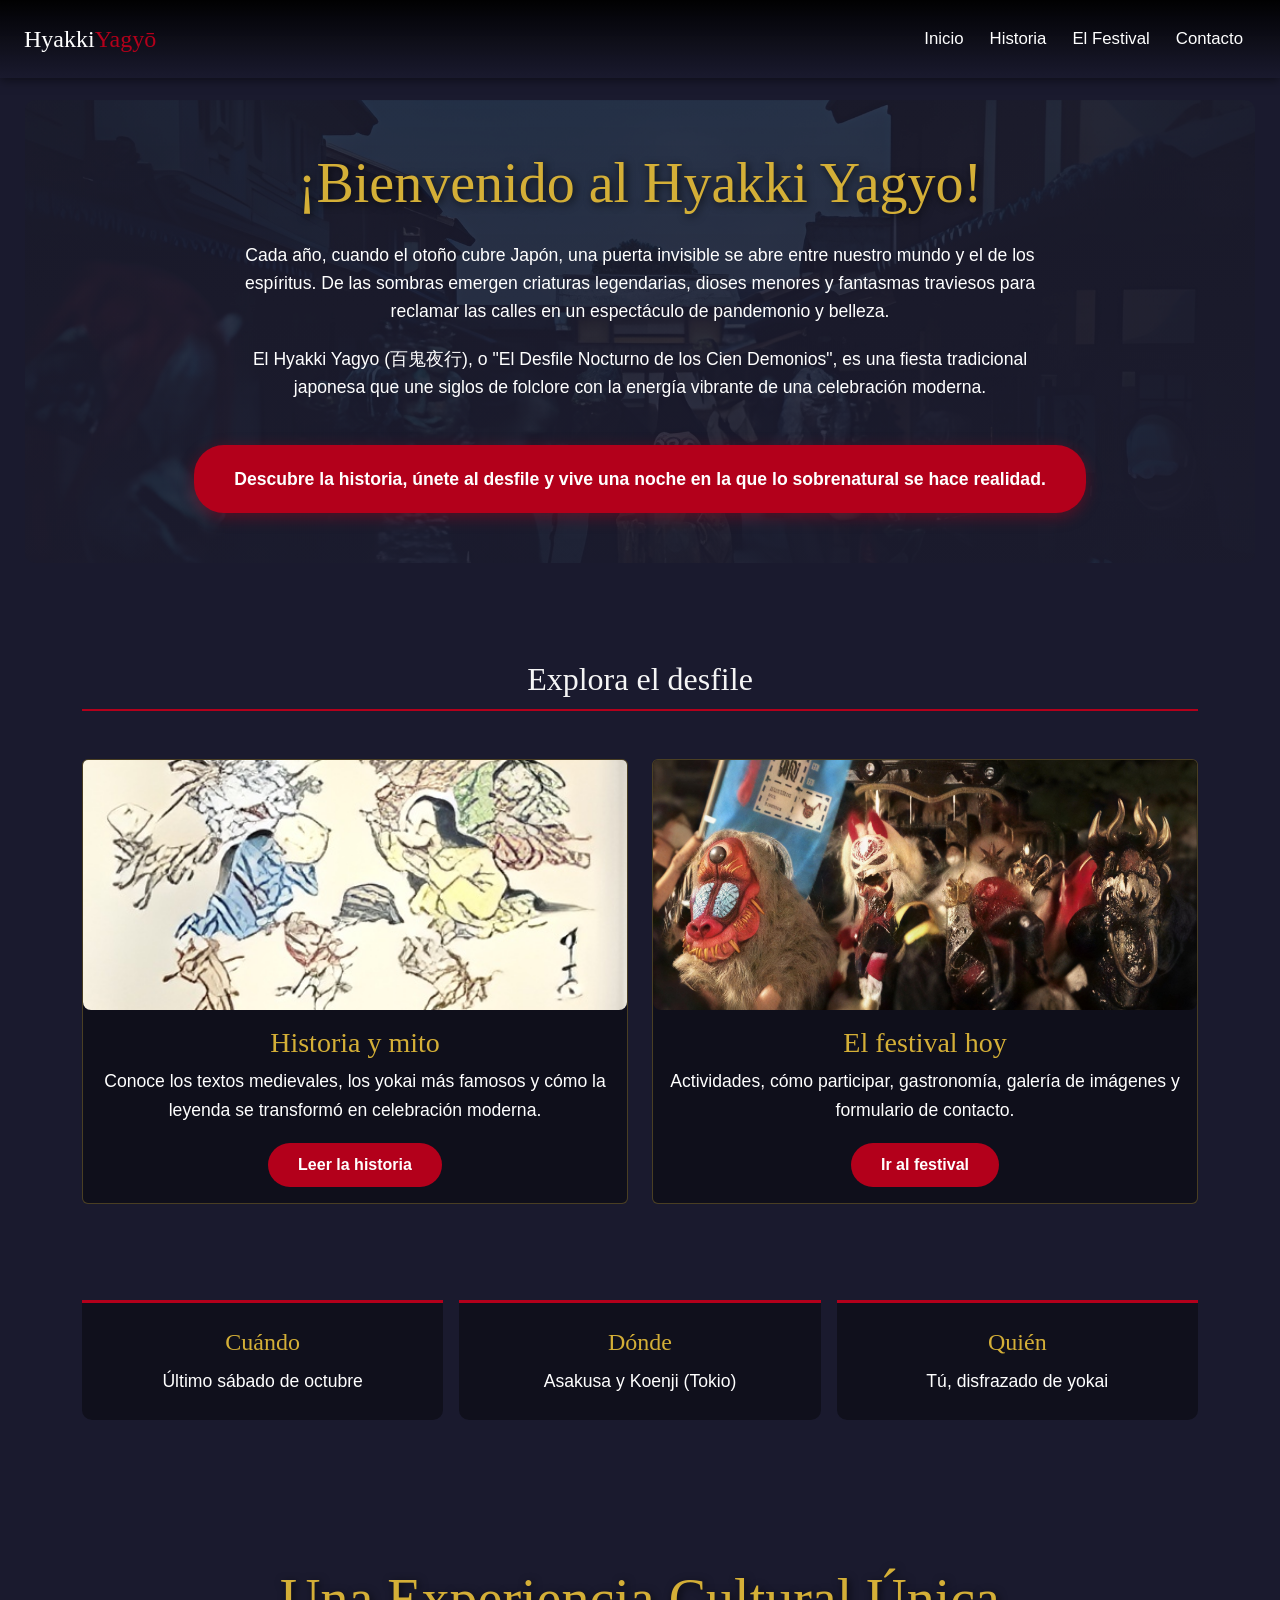
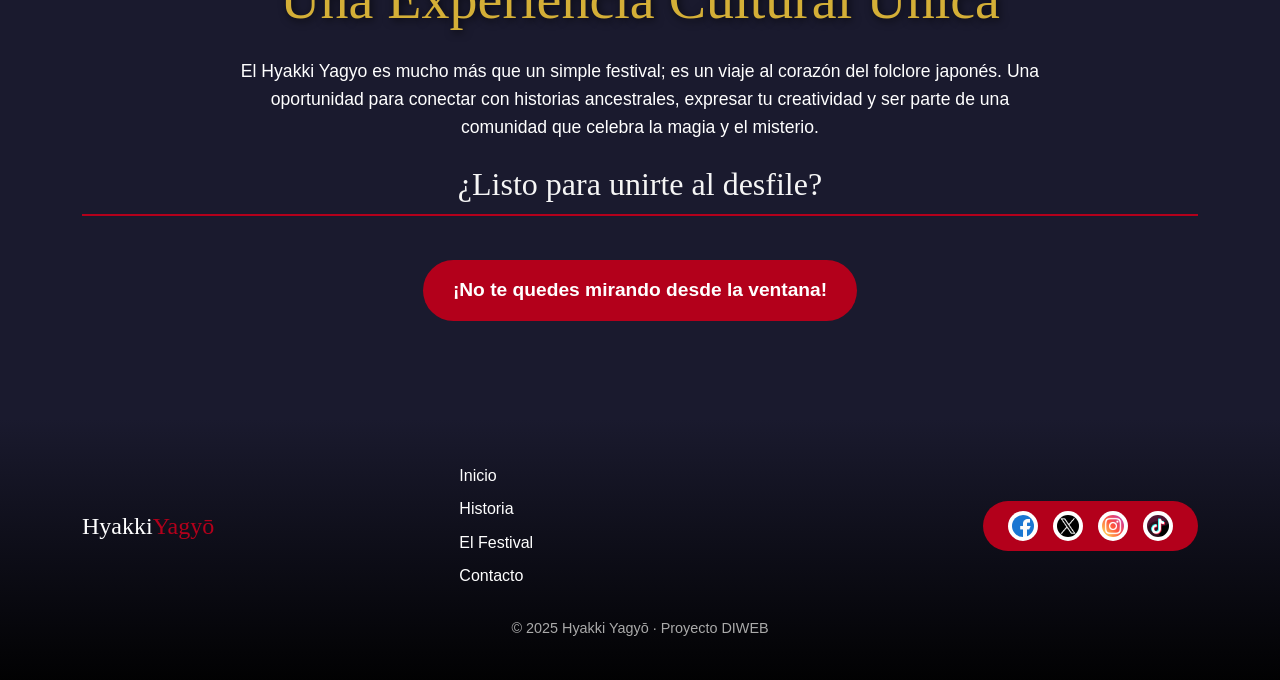
<file: index.html>
<!DOCTYPE html>
<html lang="es">
<head>
    <meta charset="UTF-8">
    <meta name="viewport" content="width=device-width, initial-scale=1.0">
    <title>Hyakki Yagyō - Desfile Nocturno de los Cien Demonios</title>

    <!-- Bootstrap 5 -->
    <link href="https://cdn.jsdelivr.net/npm/bootstrap@5.3.3/dist/css/bootstrap.min.css" rel="stylesheet">

    <!-- mis estilos -->
    <link rel="stylesheet" href="./css/style.css">
</head>
<body>

    <!-- BARRA DE NAVEGACION -->
    <nav class="navbar navbar-expand-lg navbar-dark fixed-top encabezado">
        <div class="container-fluid px-4">

            <a class="navbar-brand logo" href="index.html">Hyakki<span>Yagyō</span></a>

            <button class="navbar-toggler" type="button" data-bs-toggle="collapse" data-bs-target="#menuNav">
                <span class="navbar-toggler-icon"></span>
            </button>

            <div class="collapse navbar-collapse justify-content-end" id="menuNav">
                <ul class="navbar-nav">
                    <li class="nav-item"><a class="nav-link active" href="index.html">Inicio</a></li>
                    <li class="nav-item"><a class="nav-link" href="historia.html">Historia</a></li>
                    <li class="nav-item"><a class="nav-link" href="festival.html">El Festival</a></li>
                    <li class="nav-item"><a class="nav-link" href="festival.html#contacto">Contacto</a></li>
                </ul>
            </div>

        </div>
    </nav>


    <main>

        <!-- HERO / INICIO -->
        <section id="inicio" class="Inicio text-center">
            <div class="container">

                <h1 class="titulo">¡Bienvenido al Hyakki Yagyo!</h1>

                <div class="txt-inicio mx-auto">
                    <p>Cada año, cuando el otoño cubre Japón, una puerta invisible se abre entre nuestro mundo y el de los espíritus. De las sombras emergen criaturas legendarias, dioses menores y fantasmas traviesos para reclamar las calles en un espectáculo de pandemonio y belleza.</p>
                    <p>El Hyakki Yagyo (百鬼夜行), o "El Desfile Nocturno de los Cien Demonios", es una fiesta tradicional japonesa que une siglos de folclore con la energía vibrante de una celebración moderna.</p>
                </div>

                <div class="txt-inicio2 d-inline-block">
                    <p class="mb-0">Descubre la historia, únete al desfile y vive una noche en la que lo sobrenatural se hace realidad.</p>
                </div>
            </div>
        </section>


        <!-- TARJETAS DE ACCESO A LAS OTRAS PAGINAS -->
        <section class="Acceso py-5">
            <div class="container">

                <h2 class="subtitulo">Explora el desfile</h2>

                <div class="row row-cols-1 row-cols-md-2 g-4 mt-3">

                    <div class="col">
                        <div class="card card-portada h-100">
                            <img src="./image/Hyakki_Yako.jpg" class="card-img-top" alt="Historia del Hyakki Yagyo">
                            <div class="card-body text-center">
                                <h3 class="card-title">Historia y mito</h3>
                                <p class="card-text">Conoce los textos medievales, los yokai más famosos y cómo la leyenda se transformó en celebración moderna.</p>
                                <a href="historia.html" class="btn btn-enviar">Leer la historia</a>
                            </div>
                        </div>
                    </div>

                    <div class="col">
                        <div class="card card-portada h-100">
                            <img src="./image/desfile.jpg" class="card-img-top" alt="El festival">
                            <div class="card-body text-center">
                                <h3 class="card-title">El festival hoy</h3>
                                <p class="card-text">Actividades, cómo participar, gastronomía, galería de imágenes y formulario de contacto.</p>
                                <a href="festival.html" class="btn btn-enviar">Ir al festival</a>
                            </div>
                        </div>
                    </div>

                </div>

            </div>
        </section>


        <!-- BANNER DE DATOS RAPIDOS -->
        <section class="Datos py-5">
            <div class="container">
                <div class="row text-center g-3">
                    <div class="col-md-4">
                        <div class="dato-box">
                            <h4>Cuándo</h4>
                            <p class="mb-0">Último sábado de octubre</p>
                        </div>
                    </div>
                    <div class="col-md-4">
                        <div class="dato-box">
                            <h4>Dónde</h4>
                            <p class="mb-0">Asakusa y Koenji (Tokio)</p>
                        </div>
                    </div>
                    <div class="col-md-4">
                        <div class="dato-box">
                            <h4>Quién</h4>
                            <p class="mb-0">Tú, disfrazado de yokai</p>
                        </div>
                    </div>
                </div>
            </div>
        </section>


        <!-- CONCLUSION -->
        <section class="Conclusion py-5 text-center">
            <div class="container">
                <h1 class="titulo">Una Experiencia Cultural Única</h1>

                <div class="txt-Conclusion mx-auto">
                    <p>El Hyakki Yagyo es mucho más que un simple festival; es un viaje al corazón del folclore japonés. Una oportunidad para conectar con historias ancestrales, expresar tu creatividad y ser parte de una comunidad que celebra la magia y el misterio.</p>
                </div>

                <h2 class="subtitulo">¿Listo para unirte al desfile?</h2>

                <a href="festival.html#contacto" class="txt-Conclusion2 d-inline-block text-decoration-none">
                    ¡No te quedes mirando desde la ventana!
                </a>
            </div>
        </section>

    </main>


    <!-- PIE DE PAGINA -->
    <footer class="pie-pagina">
        <div class="container">
            <div class="row align-items-center text-center text-md-start g-3">

                <div class="col-md-4">
                    <div class="logo">Hyakki<span>Yagyō</span></div>
                </div>

                <div class="col-md-4">
                    <nav class="footer-nav d-flex flex-column">
                        <a href="index.html">Inicio</a>
                        <a href="historia.html">Historia</a>
                        <a href="festival.html">El Festival</a>
                        <a href="festival.html#contacto">Contacto</a>
                    </nav>
                </div>

                <div class="col-md-4 text-center text-md-end">
                    <div class="redes-sociales d-inline-flex">
                        <a href="#" class="social-icon"><img src="./image/facebook.png" alt="Facebook"></a>
                        <a href="#" class="social-icon"><img src="./image/gorjeo.png" alt="Twitter"></a>
                        <a href="#" class="social-icon"><img src="./image/instagram.png" alt="Instagram"></a>
                        <a href="#" class="social-icon"><img src="./image/tik-tok.png" alt="TikTok"></a>
                    </div>
                </div>

            </div>

            <p class="text-center mt-4 mb-0 copy">© 2025 Hyakki Yagyō · Proyecto DIWEB</p>
        </div>
    </footer>


    <!-- Bootstrap JS -->
    <script src="https://cdn.jsdelivr.net/npm/bootstrap@5.3.3/dist/js/bootstrap.bundle.min.js"></script>

</body>
</html>
</file>
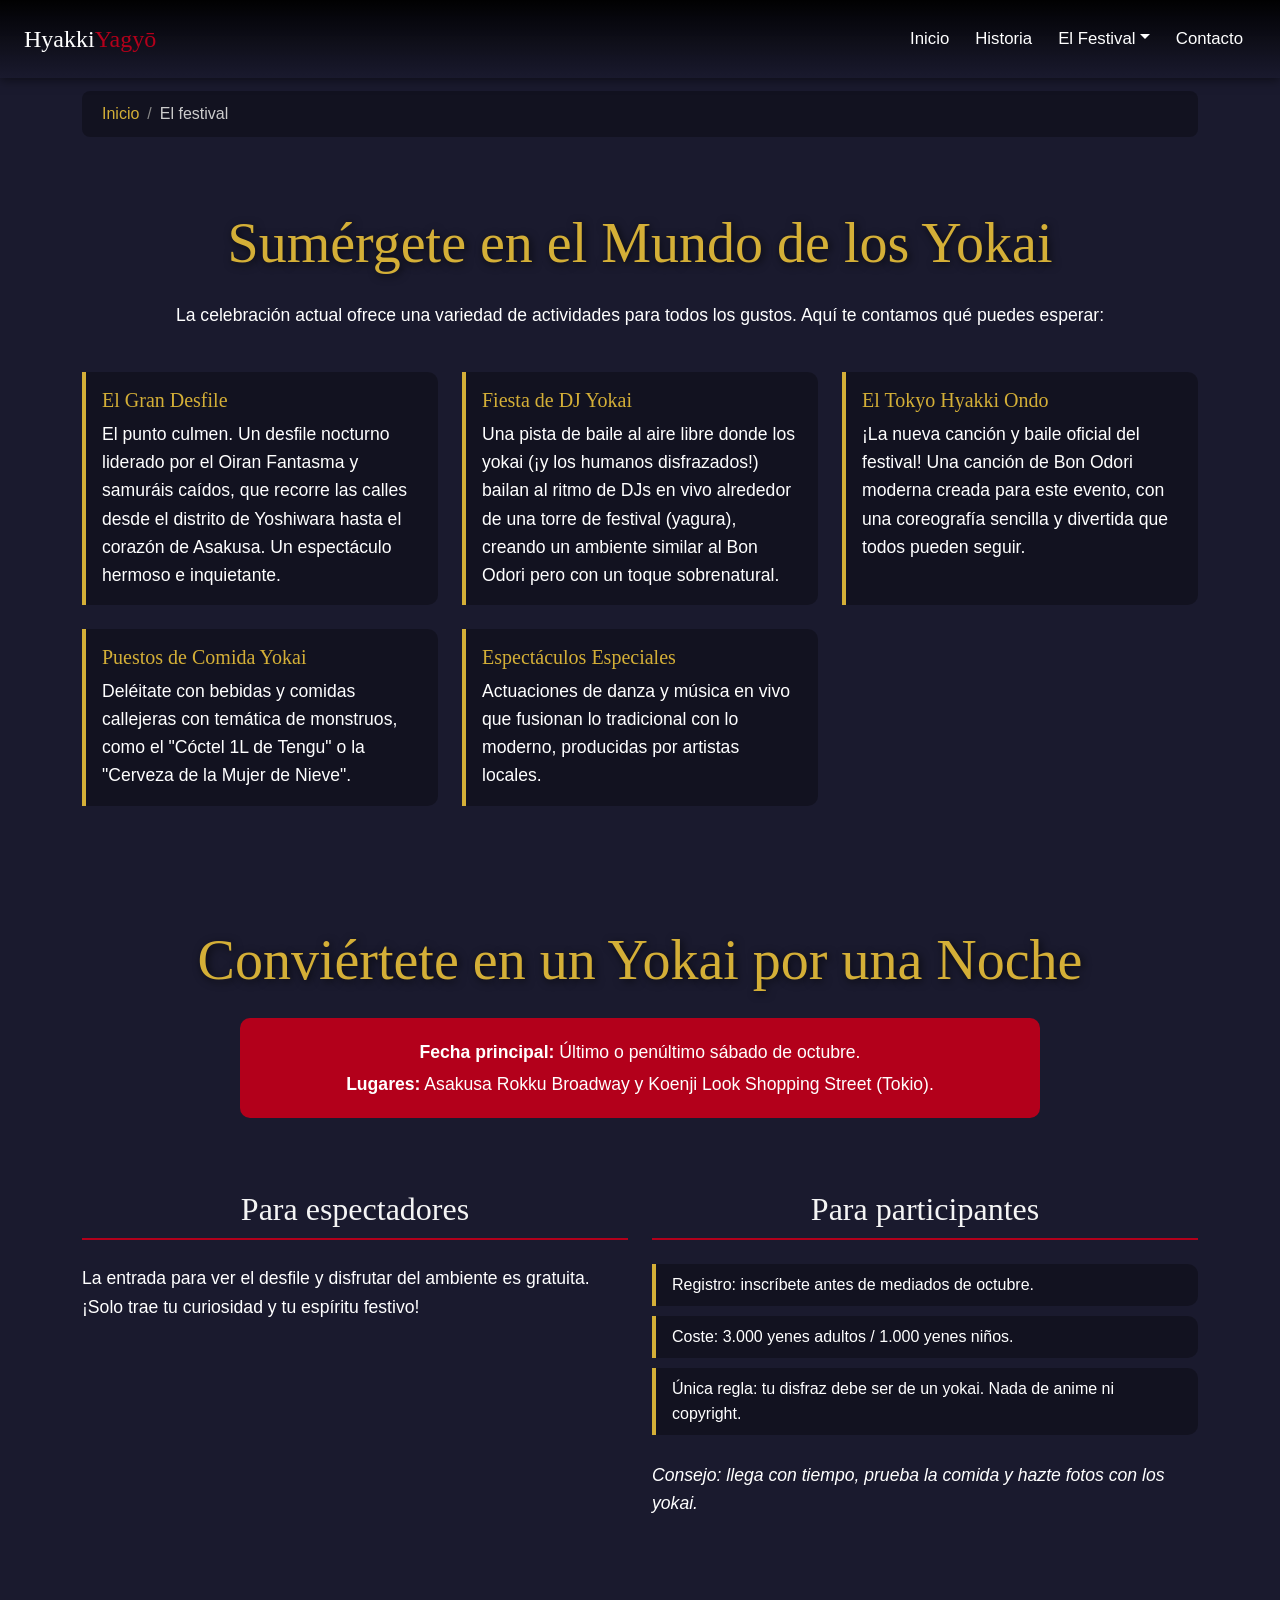
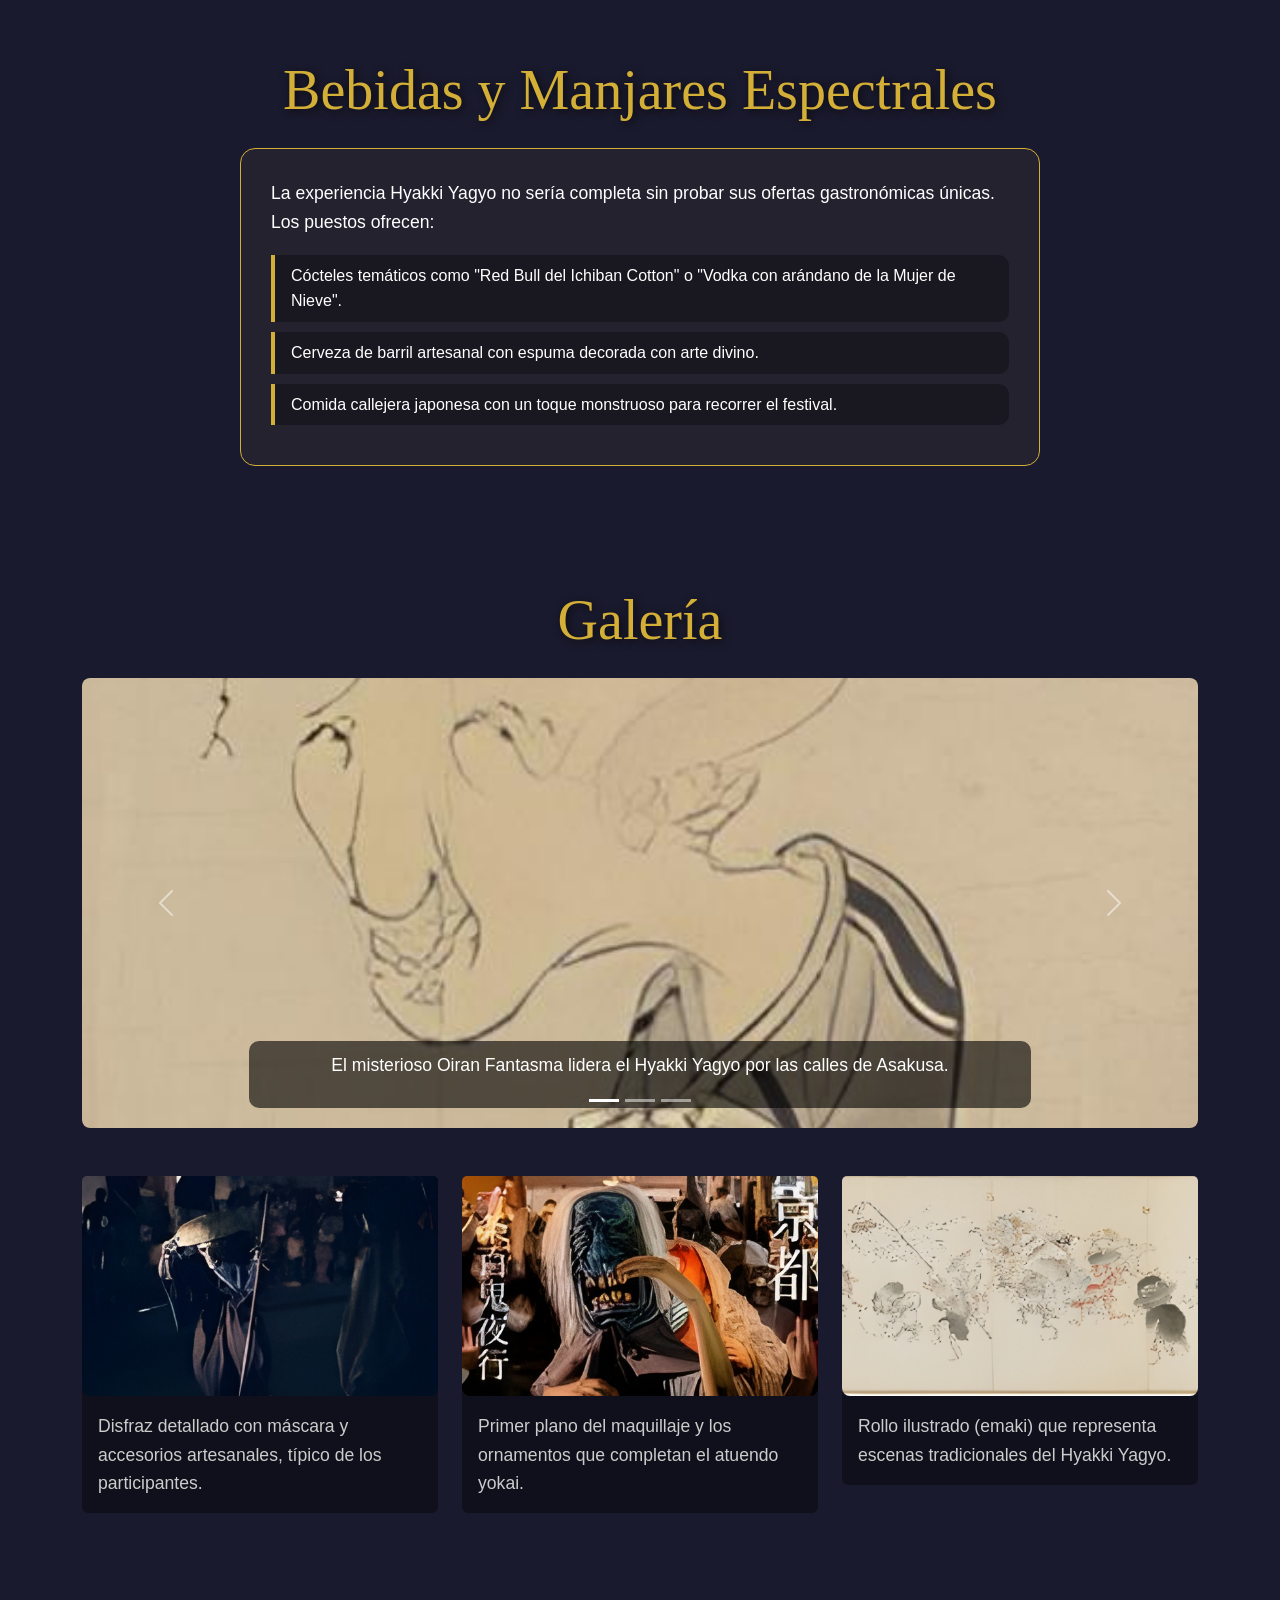
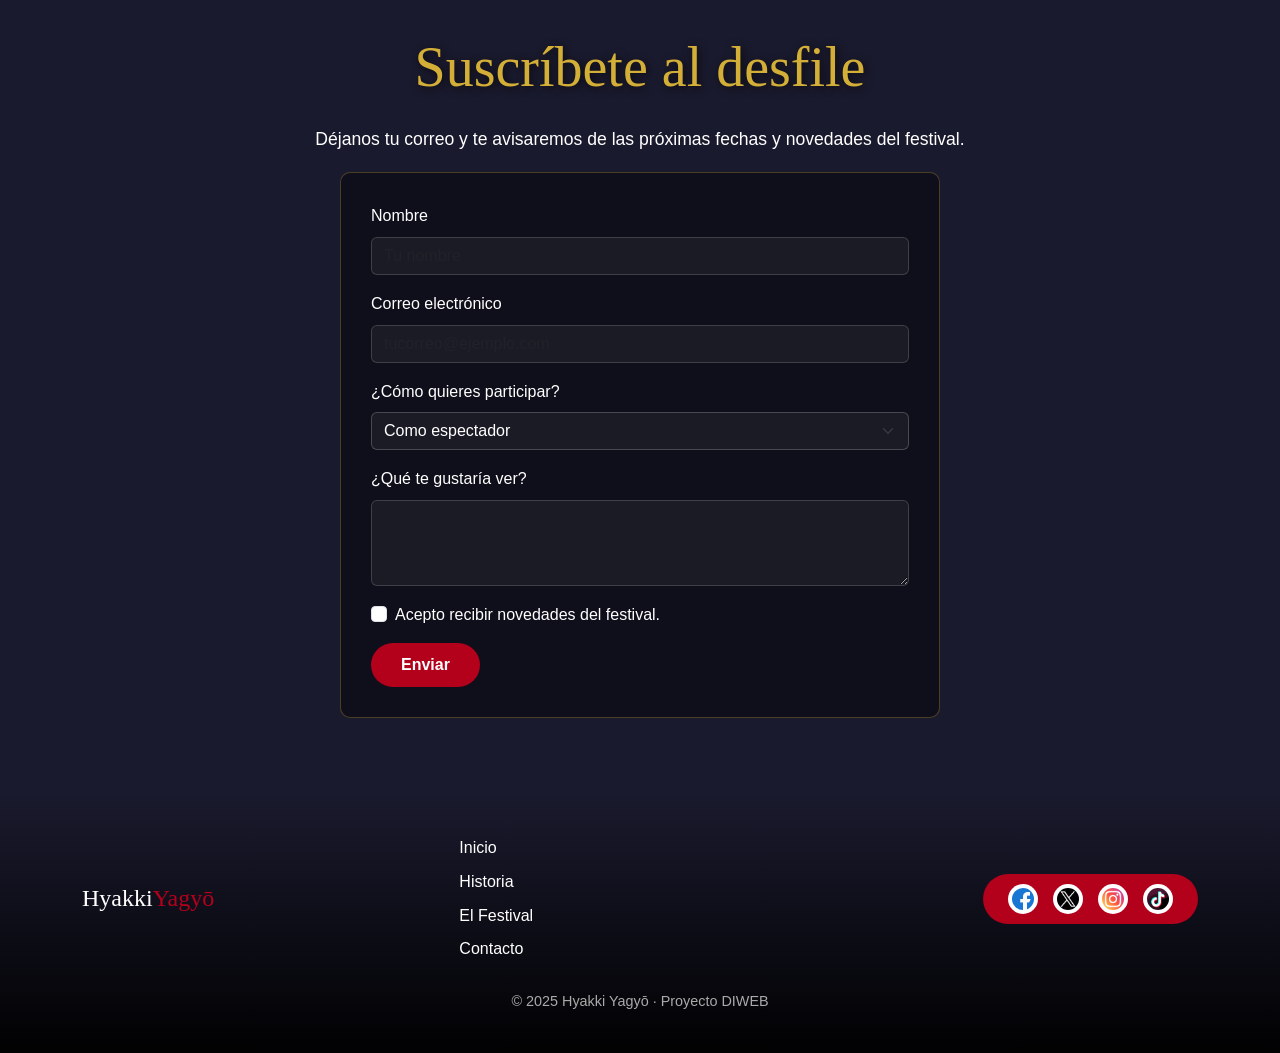
<file: festival.html>
<!DOCTYPE html>
<html lang="es">
<head>
    <meta charset="UTF-8">
    <meta name="viewport" content="width=device-width, initial-scale=1.0">
    <title>El Festival - Hyakki Yagyō</title>

    <!-- Bootstrap 5 -->
    <link href="https://cdn.jsdelivr.net/npm/bootstrap@5.3.3/dist/css/bootstrap.min.css" rel="stylesheet">

    <!-- mis estilos -->
    <link rel="stylesheet" href="./css/style.css">
</head>
<body>

    <!-- BARRA DE NAVEGACION -->
    <nav class="navbar navbar-expand-lg navbar-dark fixed-top encabezado">
        <div class="container-fluid px-4">

            <a class="navbar-brand logo" href="index.html">Hyakki<span>Yagyō</span></a>

            <button class="navbar-toggler" type="button" data-bs-toggle="collapse" data-bs-target="#menuNav">
                <span class="navbar-toggler-icon"></span>
            </button>

            <div class="collapse navbar-collapse justify-content-end" id="menuNav">
                <ul class="navbar-nav">
                    <li class="nav-item"><a class="nav-link" href="index.html">Inicio</a></li>
                    <li class="nav-item"><a class="nav-link" href="historia.html">Historia</a></li>
                    <li class="nav-item dropdown">
                        <a class="nav-link active dropdown-toggle" href="#" id="dropdownFestival" role="button" data-bs-toggle="dropdown" aria-expanded="false">El Festival</a>
                        <ul class="dropdown-menu dropdown-menu-end dropdown-yokai" aria-labelledby="dropdownFestival">
                            <li><a class="dropdown-item" href="#actividades">Actividades</a></li>
                            <li><a class="dropdown-item" href="#participar">Cómo participar</a></li>
                            <li><a class="dropdown-item" href="#gastronomia">Gastronomía</a></li>
                            <li><a class="dropdown-item" href="#galeria">Galería</a></li>
                        </ul>
                    </li>
                    <li class="nav-item"><a class="nav-link" href="#contacto">Contacto</a></li>
                </ul>
            </div>

        </div>
    </nav>


    <main>

        <!-- BREADCRUMB -->
        <div class="container mt-3">
            <nav aria-label="breadcrumb">
                <ol class="breadcrumb breadcrumb-yokai">
                    <li class="breadcrumb-item"><a href="index.html">Inicio</a></li>
                    <li class="breadcrumb-item active">El festival</li>
                </ol>
            </nav>
        </div>


        <!-- EVENTOS Y ACTIVIDADES (CARDS) -->
        <section id="actividades" class="Actividades py-5">
            <div class="container">

                <h1 class="titulo text-center">Sumérgete en el Mundo de los Yokai</h1>

                <p class="text-center">La celebración actual ofrece una variedad de actividades para todos los gustos. Aquí te contamos qué puedes esperar:</p>

                <div class="row row-cols-1 row-cols-md-2 row-cols-lg-3 g-4 mt-3">

                    <div class="col">
                        <div class="card h-100 card-yokai">
                            <div class="card-body">
                                <h5 class="card-title">El Gran Desfile</h5>
                                <p class="card-text">El punto culmen. Un desfile nocturno liderado por el Oiran Fantasma y samuráis caídos, que recorre las calles desde el distrito de Yoshiwara hasta el corazón de Asakusa. Un espectáculo hermoso e inquietante.</p>
                            </div>
                        </div>
                    </div>

                    <div class="col">
                        <div class="card h-100 card-yokai">
                            <div class="card-body">
                                <h5 class="card-title">Fiesta de DJ Yokai</h5>
                                <p class="card-text">Una pista de baile al aire libre donde los yokai (¡y los humanos disfrazados!) bailan al ritmo de DJs en vivo alrededor de una torre de festival (yagura), creando un ambiente similar al Bon Odori pero con un toque sobrenatural.</p>
                            </div>
                        </div>
                    </div>

                    <div class="col">
                        <div class="card h-100 card-yokai">
                            <div class="card-body">
                                <h5 class="card-title">El Tokyo Hyakki Ondo</h5>
                                <p class="card-text">¡La nueva canción y baile oficial del festival! Una canción de Bon Odori moderna creada para este evento, con una coreografía sencilla y divertida que todos pueden seguir.</p>
                            </div>
                        </div>
                    </div>

                    <div class="col">
                        <div class="card h-100 card-yokai">
                            <div class="card-body">
                                <h5 class="card-title">Puestos de Comida Yokai</h5>
                                <p class="card-text">Deléitate con bebidas y comidas callejeras con temática de monstruos, como el "Cóctel 1L de Tengu" o la "Cerveza de la Mujer de Nieve".</p>
                            </div>
                        </div>
                    </div>

                    <div class="col">
                        <div class="card h-100 card-yokai">
                            <div class="card-body">
                                <h5 class="card-title">Espectáculos Especiales</h5>
                                <p class="card-text">Actuaciones de danza y música en vivo que fusionan lo tradicional con lo moderno, producidas por artistas locales.</p>
                            </div>
                        </div>
                    </div>

                </div>

            </div>
        </section>


        <!-- COMO PARTICIPAR -->
        <section id="participar" class="Participar py-5">
            <div class="container">

                <h1 class="titulo text-center">Conviértete en un Yokai por una Noche</h1>

                <div class="txt-participar mx-auto text-center">
                    <p class="mb-1"><strong>Fecha principal:</strong> Último o penúltimo sábado de octubre.</p>
                    <p class="mb-0"><strong>Lugares:</strong> Asakusa Rokku Broadway y Koenji Look Shopping Street (Tokio).</p>
                </div>

                <div class="row mt-4 g-4">

                    <div class="col-md-6">
                        <h2 class="subtitulo">Para espectadores</h2>
                        <p>La entrada para ver el desfile y disfrutar del ambiente es gratuita. ¡Solo trae tu curiosidad y tu espíritu festivo!</p>
                    </div>

                    <div class="col-md-6">
                        <h2 class="subtitulo">Para participantes</h2>
                        <ul class="list-group list-group-flush list-participar">
                            <li class="list-group-item">Registro: inscríbete antes de mediados de octubre.</li>
                            <li class="list-group-item">Coste: 3.000 yenes adultos / 1.000 yenes niños.</li>
                            <li class="list-group-item">Única regla: tu disfraz debe ser de un yokai. Nada de anime ni copyright.</li>
                        </ul>
                        <p class="mt-3"><em>Consejo: llega con tiempo, prueba la comida y hazte fotos con los yokai.</em></p>
                    </div>

                </div>

            </div>
        </section>


        <!-- GASTRONOMIA -->
        <section id="gastronomia" class="Gastronomia py-5">
            <div class="container">

                <h1 class="titulo text-center">Bebidas y Manjares Espectrales</h1>

                <div class="txt-gastronomia mx-auto">
                    <p>La experiencia Hyakki Yagyo no sería completa sin probar sus ofertas gastronómicas únicas. Los puestos ofrecen:</p>

                    <ul class="list-group list-gastronomia">
                        <li class="list-group-item">Cócteles temáticos como "Red Bull del Ichiban Cotton" o "Vodka con arándano de la Mujer de Nieve".</li>
                        <li class="list-group-item">Cerveza de barril artesanal con espuma decorada con arte divino.</li>
                        <li class="list-group-item">Comida callejera japonesa con un toque monstruoso para recorrer el festival.</li>
                    </ul>
                </div>

            </div>
        </section>


        <!-- GALERIA + CARRUSEL -->
        <section id="galeria" class="Galeria py-5">
            <div class="container">

                <h1 class="titulo text-center">Galería</h1>

                <!-- carrusel principal -->
                <div id="carruselGaleria" class="carousel slide mb-5" data-bs-ride="carousel">
                    <div class="carousel-indicators">
                        <button type="button" data-bs-target="#carruselGaleria" data-bs-slide-to="0" class="active"></button>
                        <button type="button" data-bs-target="#carruselGaleria" data-bs-slide-to="1"></button>
                        <button type="button" data-bs-target="#carruselGaleria" data-bs-slide-to="2"></button>
                    </div>

                    <div class="carousel-inner rounded">
                        <div class="carousel-item active">
                            <img src="./image/10.Nurarihyon.jpg" class="d-block w-100" alt="Oiran fantasma">
                            <div class="carousel-caption d-none d-md-block">
                                <p>El misterioso Oiran Fantasma lidera el Hyakki Yagyo por las calles de Asakusa.</p>
                            </div>
                        </div>
                        <div class="carousel-item">
                            <img src="./image/desfile.jpg" class="d-block w-100" alt="Desfile de yokai">
                            <div class="carousel-caption d-none d-md-block">
                                <p>Participantes con disfraces impresionantes durante el desfile nocturno.</p>
                            </div>
                        </div>
                        <div class="carousel-item">
                            <img src="./image/cartel_2025.jpg" class="d-block w-100" alt="Cartel 2025">
                            <div class="carousel-caption d-none d-md-block">
                                <p>Cartel promocional oficial del Hyakki Yagyo 2025.</p>
                            </div>
                        </div>
                    </div>

                    <button class="carousel-control-prev" type="button" data-bs-target="#carruselGaleria" data-bs-slide="prev">
                        <span class="carousel-control-prev-icon"></span>
                    </button>
                    <button class="carousel-control-next" type="button" data-bs-target="#carruselGaleria" data-bs-slide="next">
                        <span class="carousel-control-next-icon"></span>
                    </button>
                </div>

                <!-- mas imagenes en cards -->
                <div class="row g-4">
                    <div class="col-md-4">
                        <div class="card card-galeria">
                            <img src="./image/disfraz 1.jpg" class="card-img-top" alt="Disfraz yokai">
                            <div class="card-body">
                                <p class="card-text">Disfraz detallado con máscara y accesorios artesanales, típico de los participantes.</p>
                            </div>
                        </div>
                    </div>
                    <div class="col-md-4">
                        <div class="card card-galeria">
                            <img src="./image/disfraz2.jpg" class="card-img-top" alt="Maquillaje yokai">
                            <div class="card-body">
                                <p class="card-text">Primer plano del maquillaje y los ornamentos que completan el atuendo yokai.</p>
                            </div>
                        </div>
                    </div>
                    <div class="col-md-4">
                        <div class="card card-galeria">
                            <img src="./image/Hyakki_Yako_no_Zu_by_Tosa_Mitsuoki-_left_half.jpg" class="card-img-top" alt="Emaki tradicional">
                            <div class="card-body">
                                <p class="card-text">Rollo ilustrado (emaki) que representa escenas tradicionales del Hyakki Yagyo.</p>
                            </div>
                        </div>
                    </div>
                </div>

            </div>
        </section>


        <!-- FORMULARIO DE CONTACTO -->
        <section id="contacto" class="Contacto py-5">
            <div class="container">
                <h1 class="titulo text-center">Suscríbete al desfile</h1>
                <p class="text-center">Déjanos tu correo y te avisaremos de las próximas fechas y novedades del festival.</p>

                <form class="formulario mx-auto needs-validation" novalidate>

                    <div class="mb-3">
                        <label for="nombre" class="form-label">Nombre</label>
                        <input type="text" class="form-control" id="nombre" placeholder="Tu nombre" required>
                    </div>

                    <div class="mb-3">
                        <label for="correo" class="form-label">Correo electrónico</label>
                        <input type="email" class="form-control" id="correo" placeholder="tucorreo@ejemplo.com" required>
                    </div>

                    <div class="mb-3">
                        <label for="rol" class="form-label">¿Cómo quieres participar?</label>
                        <select class="form-select" id="rol">
                            <option value="espectador">Como espectador</option>
                            <option value="yokai">Disfrazado de yokai</option>
                            <option value="otro">Aún no lo sé</option>
                        </select>
                    </div>

                    <div class="mb-3">
                        <label for="comentario" class="form-label">¿Qué te gustaría ver?</label>
                        <textarea class="form-control" id="comentario" rows="3"></textarea>
                    </div>

                    <div class="form-check mb-3">
                        <input class="form-check-input" type="checkbox" id="acepto" required>
                        <label class="form-check-label" for="acepto">
                            Acepto recibir novedades del festival.
                        </label>
                    </div>

                    <button type="submit" class="btn btn-enviar">Enviar</button>

                </form>

            </div>
        </section>

    </main>


    <!-- PIE DE PAGINA -->
    <footer class="pie-pagina">
        <div class="container">
            <div class="row align-items-center text-center text-md-start g-3">

                <div class="col-md-4">
                    <div class="logo">Hyakki<span>Yagyō</span></div>
                </div>

                <div class="col-md-4">
                    <nav class="footer-nav d-flex flex-column">
                        <a href="index.html">Inicio</a>
                        <a href="historia.html">Historia</a>
                        <a href="festival.html">El Festival</a>
                        <a href="festival.html#contacto">Contacto</a>
                    </nav>
                </div>

                <div class="col-md-4 text-center text-md-end">
                    <div class="redes-sociales d-inline-flex">
                        <a href="#" class="social-icon"><img src="./image/facebook.png" alt="Facebook"></a>
                        <a href="#" class="social-icon"><img src="./image/gorjeo.png" alt="Twitter"></a>
                        <a href="#" class="social-icon"><img src="./image/instagram.png" alt="Instagram"></a>
                        <a href="#" class="social-icon"><img src="./image/tik-tok.png" alt="TikTok"></a>
                    </div>
                </div>

            </div>

            <p class="text-center mt-4 mb-0 copy">© 2025 Hyakki Yagyō · Proyecto DIWEB</p>
        </div>
    </footer>


    <!-- Bootstrap JS -->
    <script src="https://cdn.jsdelivr.net/npm/bootstrap@5.3.3/dist/js/bootstrap.bundle.min.js"></script>

</body>
</html>
</file>
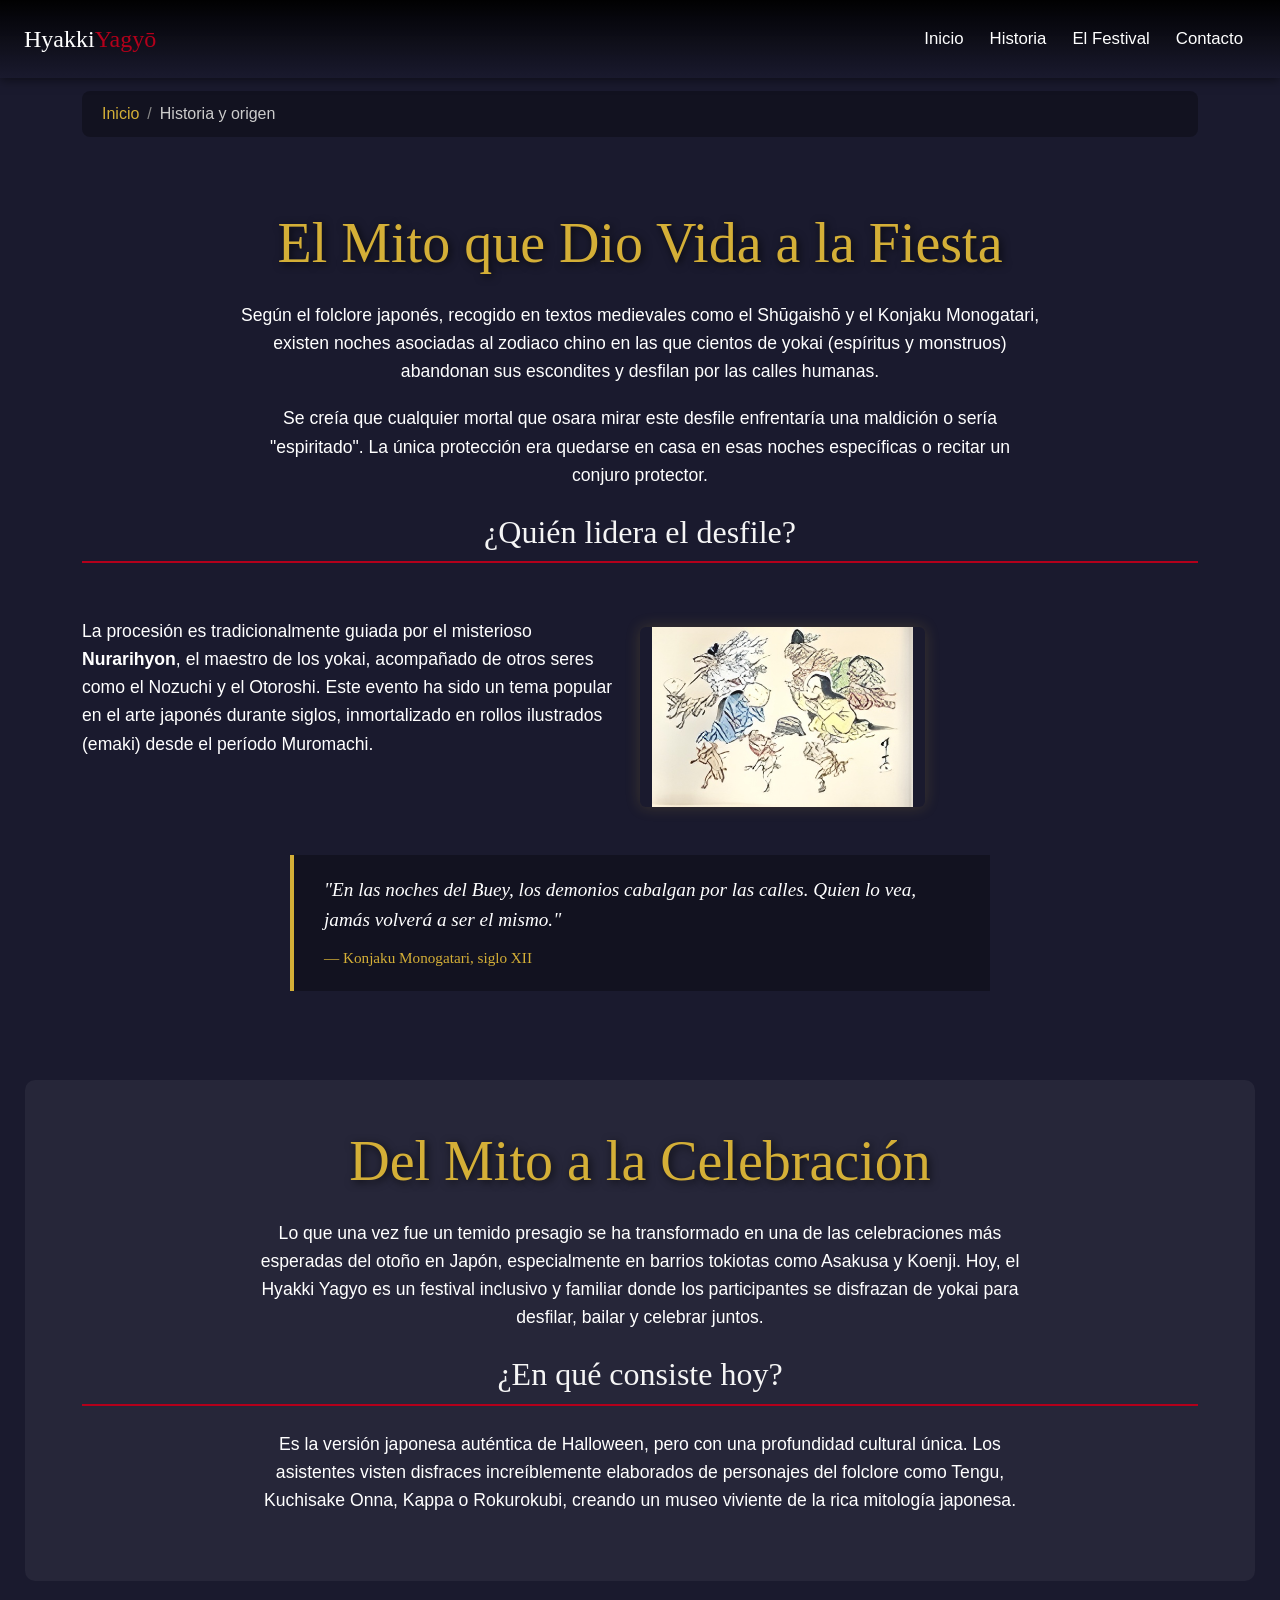
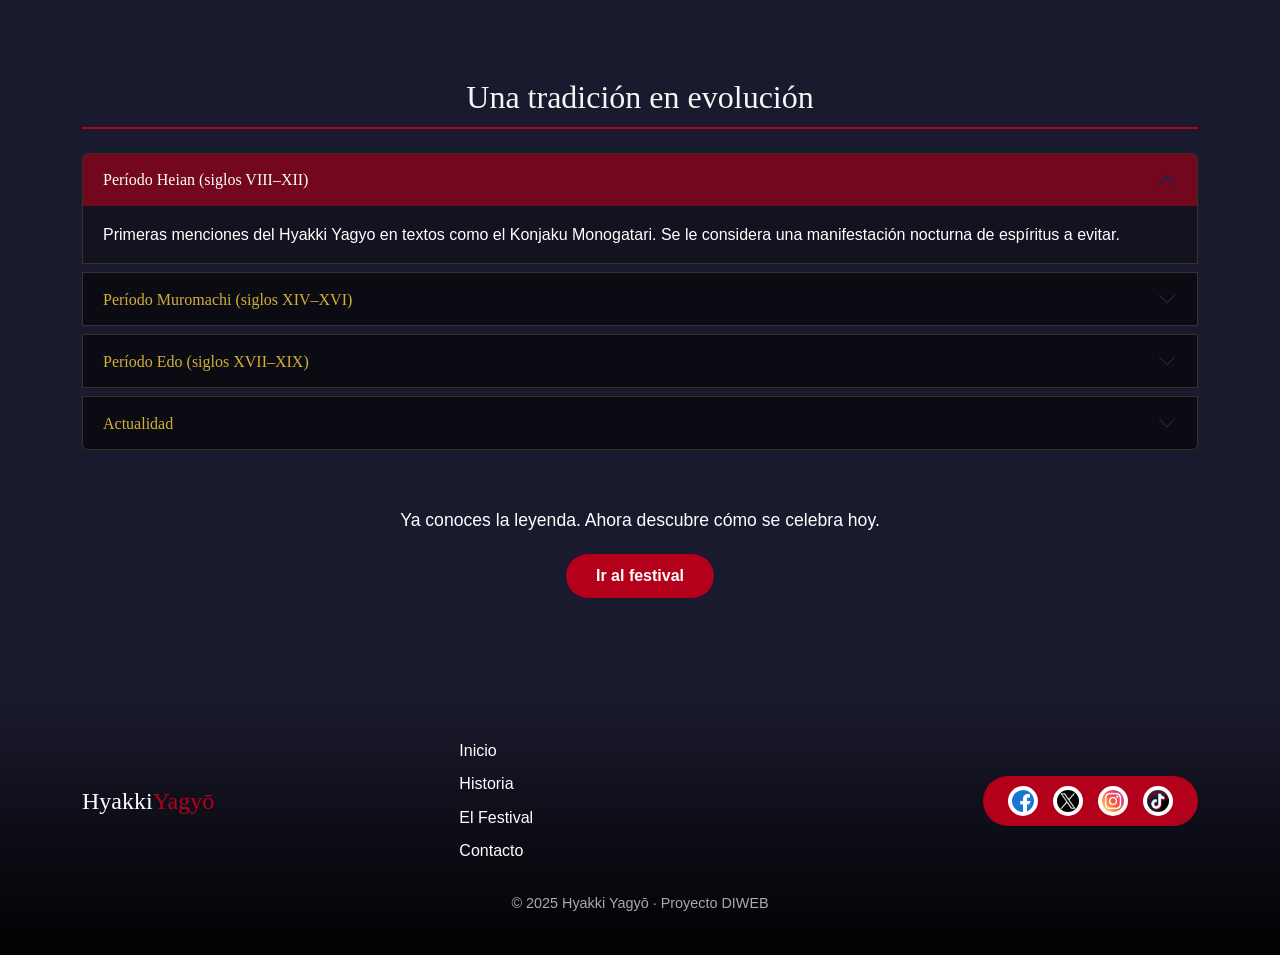
<file: historia.html>
<!DOCTYPE html>
<html lang="es">
<head>
    <meta charset="UTF-8">
    <meta name="viewport" content="width=device-width, initial-scale=1.0">
    <title>Historia y Origen - Hyakki Yagyō</title>

    <!-- Bootstrap 5 -->
    <link href="https://cdn.jsdelivr.net/npm/bootstrap@5.3.3/dist/css/bootstrap.min.css" rel="stylesheet">

    <!-- mis estilos -->
    <link rel="stylesheet" href="./css/style.css">
</head>
<body>

    <!-- BARRA DE NAVEGACION -->
    <nav class="navbar navbar-expand-lg navbar-dark fixed-top encabezado">
        <div class="container-fluid px-4">

            <a class="navbar-brand logo" href="index.html">Hyakki<span>Yagyō</span></a>

            <button class="navbar-toggler" type="button" data-bs-toggle="collapse" data-bs-target="#menuNav">
                <span class="navbar-toggler-icon"></span>
            </button>

            <div class="collapse navbar-collapse justify-content-end" id="menuNav">
                <ul class="navbar-nav">
                    <li class="nav-item"><a class="nav-link" href="index.html">Inicio</a></li>
                    <li class="nav-item"><a class="nav-link active" href="historia.html">Historia</a></li>
                    <li class="nav-item"><a class="nav-link" href="festival.html">El Festival</a></li>
                    <li class="nav-item"><a class="nav-link" href="festival.html#contacto">Contacto</a></li>
                </ul>
            </div>

        </div>
    </nav>


    <main>

        <!-- BREADCRUMB -->
        <div class="container mt-3">
            <nav aria-label="breadcrumb">
                <ol class="breadcrumb breadcrumb-yokai">
                    <li class="breadcrumb-item"><a href="index.html">Inicio</a></li>
                    <li class="breadcrumb-item active">Historia y origen</li>
                </ol>
            </nav>
        </div>


        <!-- HISTORIA Y ORIGEN -->
        <section id="historia" class="Historia py-5">
            <div class="container">

                <h1 class="titulo">El Mito que Dio Vida a la Fiesta</h1>

                <div class="txt-historia mx-auto text-center">
                    <p>Según el folclore japonés, recogido en textos medievales como el Shūgaishō y el Konjaku Monogatari, existen noches asociadas al zodiaco chino en las que cientos de yokai (espíritus y monstruos) abandonan sus escondites y desfilan por las calles humanas.</p>
                    <p>Se creía que cualquier mortal que osara mirar este desfile enfrentaría una maldición o sería "espiritado". La única protección era quedarse en casa en esas noches específicas o recitar un conjuro protector.</p>
                </div>

                <h2 class="subtitulo">¿Quién lidera el desfile?</h2>

                <!-- texto + imagen con row/col -->
                <div class="row align-items-center g-4 txt-historia2">
                    <div class="col-lg-6">
                        <p>La procesión es tradicionalmente guiada por el misterioso <strong>Nurarihyon</strong>, el maestro de los yokai, acompañado de otros seres como el Nozuchi y el Otoroshi. Este evento ha sido un tema popular en el arte japonés durante siglos, inmortalizado en rollos ilustrados (emaki) desde el período Muromachi.</p>
                    </div>
                    <div class="col-lg-6 text-center">
                        <div class="row row-cols-1 row-cols-md-2 g-4 mt-3">
                            <img src="./image/Hyakki_Yako.jpg" alt="Hyakki Yako emaki" class="img-fluid rounded">
                        </div>
                    </div>
                </div>

                <!-- cita destacada -->
                <blockquote class="cita-yokai mt-5 mx-auto">
                    <p>"En las noches del Buey, los demonios cabalgan por las calles. Quien lo vea, jamás volverá a ser el mismo."</p>
                    <footer>— Konjaku Monogatari, siglo XII</footer>
                </blockquote>

            </div>
        </section>


        <!-- FIESTA MODERNA -->
        <section id="moderna" class="Moderna py-5">
            <div class="container text-center">

                <h1 class="titulo">Del Mito a la Celebración</h1>

                <div class="txt-moderna mx-auto">
                    <p>Lo que una vez fue un temido presagio se ha transformado en una de las celebraciones más esperadas del otoño en Japón, especialmente en barrios tokiotas como Asakusa y Koenji. Hoy, el Hyakki Yagyo es un festival inclusivo y familiar donde los participantes se disfrazan de yokai para desfilar, bailar y celebrar juntos.</p>
                </div>

                <h2 class="subtitulo">¿En qué consiste hoy?</h2>

                <div class="txt-moderna2 mx-auto">
                    <p>Es la versión japonesa auténtica de Halloween, pero con una profundidad cultural única. Los asistentes visten disfraces increíblemente elaborados de personajes del folclore como Tengu, Kuchisake Onna, Kappa o Rokurokubi, creando un museo viviente de la rica mitología japonesa.</p>
                </div>

            </div>
        </section>


        <!-- LINEA DE TIEMPO con accordion de bootstrap -->
        <section class="Linea py-5">
            <div class="container">

                <h2 class="subtitulo">Una tradición en evolución</h2>

                <div class="accordion accordion-yokai" id="acordeonHistoria">

                    <div class="accordion-item">
                        <h2 class="accordion-header">
                            <button class="accordion-button" type="button" data-bs-toggle="collapse" data-bs-target="#col1">
                                Período Heian (siglos VIII–XII)
                            </button>
                        </h2>
                        <div id="col1" class="accordion-collapse collapse show" data-bs-parent="#acordeonHistoria">
                            <div class="accordion-body">
                                Primeras menciones del Hyakki Yagyo en textos como el Konjaku Monogatari. Se le considera una manifestación nocturna de espíritus a evitar.
                            </div>
                        </div>
                    </div>

                    <div class="accordion-item">
                        <h2 class="accordion-header">
                            <button class="accordion-button collapsed" type="button" data-bs-toggle="collapse" data-bs-target="#col2">
                                Período Muromachi (siglos XIV–XVI)
                            </button>
                        </h2>
                        <div id="col2" class="accordion-collapse collapse" data-bs-parent="#acordeonHistoria">
                            <div class="accordion-body">
                                Aparecen los famosos rollos ilustrados (emaki) que representan el desfile con detalle. El folclore se populariza entre la nobleza.
                            </div>
                        </div>
                    </div>

                    <div class="accordion-item">
                        <h2 class="accordion-header">
                            <button class="accordion-button collapsed" type="button" data-bs-toggle="collapse" data-bs-target="#col3">
                                Período Edo (siglos XVII–XIX)
                            </button>
                        </h2>
                        <div id="col3" class="accordion-collapse collapse" data-bs-parent="#acordeonHistoria">
                            <div class="accordion-body">
                                El folclore yokai entra en la cultura popular: grabados ukiyo-e, libros ilustrados y obras de kabuki dan vida a los espíritus.
                            </div>
                        </div>
                    </div>

                    <div class="accordion-item">
                        <h2 class="accordion-header">
                            <button class="accordion-button collapsed" type="button" data-bs-toggle="collapse" data-bs-target="#col4">
                                Actualidad
                            </button>
                        </h2>
                        <div id="col4" class="accordion-collapse collapse" data-bs-parent="#acordeonHistoria">
                            <div class="accordion-body">
                                El mito se convierte en festival comunitario abierto al público. Asakusa y Koenji se llenan cada otoño de yokai disfrazados.
                            </div>
                        </div>
                    </div>

                </div>

            </div>

            <!-- LLAMADA A LA ACCION -->
            <div class="py-5 text-center cta-pegar">
                <div class="container">
                    <p>Ya conoces la leyenda. Ahora descubre cómo se celebra hoy.</p>
                    <a href="festival.html" class="btn btn-enviar">Ir al festival</a>
                </div>
            </div>

        </section>

    </main>


    <!-- PIE DE PAGINA -->
    <footer class="pie-pagina">
        <div class="container">
            <div class="row align-items-center text-center text-md-start g-3">

                <div class="col-md-4">
                    <div class="logo">Hyakki<span>Yagyō</span></div>
                </div>

                <div class="col-md-4">
                    <nav class="footer-nav d-flex flex-column">
                        <a href="index.html">Inicio</a>
                        <a href="historia.html">Historia</a>
                        <a href="festival.html">El Festival</a>
                        <a href="festival.html#contacto">Contacto</a>
                    </nav>
                </div>

                <div class="col-md-4 text-center text-md-end">
                    <div class="redes-sociales d-inline-flex">
                        <a href="#" class="social-icon"><img src="./image/facebook.png" alt="Facebook"></a>
                        <a href="#" class="social-icon"><img src="./image/gorjeo.png" alt="Twitter"></a>
                        <a href="#" class="social-icon"><img src="./image/instagram.png" alt="Instagram"></a>
                        <a href="#" class="social-icon"><img src="./image/tik-tok.png" alt="TikTok"></a>
                    </div>
                </div>

            </div>

            <p class="text-center mt-4 mb-0 copy">© 2025 Hyakki Yagyō · Proyecto DIWEB</p>
        </div>
    </footer>


    <!-- Bootstrap JS -->
    <script src="https://cdn.jsdelivr.net/npm/bootstrap@5.3.3/dist/js/bootstrap.bundle.min.js"></script>

</body>
</html>
</file>
<file: css/style.css>
/* ESTILOS PROPIOS - complementan a Bootstrap */

body {
    background-color: #1a1a2e;
    color: white;
    line-height: 1.6;
    font-family: 'Open Sans', sans-serif;
    /* hueco para que no tape el navbar fijo */
    padding-top: 75px;
}

img {
    max-width: 100%;
    height: auto;
    border-radius: 8px;
}


/* ------- CABECERA / NAVBAR ------- */
.encabezado {
    background: linear-gradient(to bottom, rgba(0,0,0,0.95), rgba(26,26,46,0.9));
    padding: 15px 0;
    box-shadow: 0 2px 10px rgba(0,0,0,0.5);
}

.logo {
    font-family: 'Cinzel', serif;
    font-size: 1.5rem;
    color: white !important;
    text-decoration: none;
}

.logo span {
    color: #b3001b;
}

.encabezado .nav-link {
    color: white !important;
    font-size: 1.05rem;
    margin: 0 5px;
    transition: color 0.3s;
}

.encabezado .nav-link:hover {
    color: #d4af37 !important;
}


/* ------- TITULOS ------- */
.titulo {
    font-family: 'Cinzel', serif;
    font-size: 3.5rem;
    margin-bottom: 1.5rem;
    color: #d4af37;
    text-shadow: 2px 2px 8px rgba(0,0,0,0.7);
    text-align: center;
}

.subtitulo {
    font-family: 'Noto Serif JP', serif;
    font-size: 2rem;
    margin-bottom: 1.5rem;
    margin-top: 1.5rem;
    color: #f5f5f5;
    text-align: center;
    border-bottom: 2px solid #b3001b;
    padding-bottom: 10px;
}

p {
    font-size: 1.1rem;
    margin-bottom: 1.2rem;
}


/* ------- INICIO ------- */
.Inicio {
    background: linear-gradient(rgba(26,26,46,0.8), rgba(26,26,46,0.9)), url('../image/imagen_inicio.PNG');
    background-size: cover;
    background-position: center;
    border-radius: 10px;
    margin: 25px;
    padding: 50px 20px;
}

.txt-inicio {
    max-width: 800px;
}

.txt-inicio2 {
    margin-top: 25px;
    padding: 20px 40px;
    background-color: #b3001b;
    border-radius: 30px;
    box-shadow: 0 4px 15px rgba(179, 0, 27, 0.4);
    font-weight: bold;
}


/* ------- HISTORIA ------- */
.Historia {
    margin: 25px;
}

.txt-historia {
    max-width: 800px;
}

.txt-historia2 img {
    box-shadow: 0 0 15px rgba(212, 175, 55, 0.2);
    max-width: 400px;
}


/* ------- MODERNA ------- */
.Moderna {
    margin: 25px;
    background-color: rgba(255, 255, 255, 0.05);
    border-radius: 10px;
}

.txt-moderna, .txt-moderna2 {
    max-width: 800px;
}


/* ------- ACTIVIDADES (tarjetas) ------- */
.Actividades {
    margin: 25px;
}

.card-yokai {
    background-color: rgba(0, 0, 0, 0.3);
    color: white;
    border: none;
    border-left: 4px solid #d4af37;
    border-radius: 0 10px 10px 0;
    transition: transform 0.3s;
}

.card-yokai:hover {
    transform: translateY(-5px);
}

.card-yokai .card-title {
    color: #d4af37;
    font-family: 'Cinzel', serif;
}


/* ------- PARTICIPAR ------- */
.Participar {
    margin: 25px;
}

.txt-participar {
    max-width: 800px;
    background-color: #b3001b;
    padding: 20px;
    border-radius: 10px;
}

.list-participar .list-group-item,
.list-gastronomia .list-group-item {
    background-color: rgba(0, 0, 0, 0.3);
    color: white;
    border: none;
    border-left: 4px solid #d4af37;
    margin-bottom: 10px;
    border-radius: 0 10px 10px 0;
}


/* ------- GASTRONOMIA ------- */
.Gastronomia {
    margin: 25px;
}

.txt-gastronomia {
    max-width: 800px;
    border: 1px solid #d4af37;
    padding: 30px;
    border-radius: 15px;
    background: rgba(212, 175, 55, 0.05);
}


/* ------- GALERIA ------- */
.Galeria {
    margin: 25px;
}

/* carrusel: limito la altura para que no salgan imagenes enormes */
#carruselGaleria .carousel-item img {
    height: 450px;
    object-fit: cover;
}

.carousel-caption {
    background: rgba(0,0,0,0.6);
    border-radius: 10px;
    padding: 10px;
}

.card-galeria {
    background-color: rgba(0,0,0,0.4);
    color: #ccc;
    border: none;
    transition: transform 0.3s;
}

.card-galeria:hover {
    transform: translateY(-5px);
    box-shadow: 0 5px 15px rgba(212, 175, 55, 0.3);
}

.card-galeria img {
    height: 220px;
    object-fit: cover;
}


/* ------- CONCLUSION ------- */
.Conclusion {
    margin: 50px 25px;
}

.txt-Conclusion {
    max-width: 800px;
}

.txt-Conclusion2 {
    background-color: #b3001b;
    padding: 15px 30px;
    border-radius: 50px;
    font-weight: bold;
    font-size: 1.2rem;
    margin-top: 20px;
}

.txt-Conclusion2 {
    color: #ffffff !important;
}

.txt-Conclusion2:hover,
.txt-Conclusion2:focus {
    color: #fff9f9 !important;
    text-decoration: none;
    filter: brightness(1.05);
}


/* ------- FORMULARIO ------- */
.Contacto {
    margin: 25px;
}

.formulario {
    max-width: 600px;
    background-color: rgba(0,0,0,0.4);
    padding: 30px;
    border-radius: 10px;
    border: 1px solid rgba(212, 175, 55, 0.3);
}

.formulario .form-control {
    background-color: rgba(255,255,255,0.05);
    color: white;
    border: 1px solid rgba(255,255,255,0.2);
}

.formulario .form-control:focus {
    background-color: rgba(255,255,255,0.08);
    color: white;
    border-color: #d4af37;
    box-shadow: 0 0 0 0.2rem rgba(212, 175, 55, 0.2);
}

.btn-enviar {
    background-color: #b3001b;
    color: white;
    padding: 10px 30px;
    border-radius: 30px;
    font-weight: bold;
    border: none;
}

.btn-enviar:hover {
    background-color: #d4af37;
    color: black;
}


/* ------- PIE DE PAGINA ------- */
.pie-pagina {
    background: linear-gradient(to bottom, rgba(26,26,46,0.8), rgba(0,0,0,0.95));
    padding: 40px 20px;
}

.pie-pagina a {
    color: white;
    text-decoration: none;
}

.pie-pagina a:hover {
    color: #d4af37;
}

.footer-nav a {
    margin: 4px 0;
}

.redes-sociales {
    background-color: #b3001b;
    padding: 10px 25px;
    border-radius: 50px;
    gap: 15px;
}

.redes-sociales img {
    background-color: white;
    width: 30px;
    height: 30px;
    border-radius: 50%;
    padding: 4px;
    transition: transform 0.2s;
}

.redes-sociales img:hover {
    transform: scale(1.2);
}

.copy {
    color: #aaa;
    font-size: 0.9rem;
}


/* ------- TARJETAS DE PORTADA (index) ------- */
.card-portada {
    background-color: rgba(0,0,0,0.4);
    color: white;
    border: 1px solid rgba(212, 175, 55, 0.3);
    transition: transform 0.3s;
}

.card-portada:hover {
    transform: translateY(-5px);
    box-shadow: 0 5px 20px rgba(212, 175, 55, 0.25);
}

.card-portada img {
    height: 250px;
    object-fit: cover;
}

.card-portada .card-title {
    color: #d4af37;
    font-family: 'Cinzel', serif;
}


/* ------- CAJAS DE DATOS RAPIDOS (index) ------- */
.dato-box {
    background-color: rgba(0,0,0,0.4);
    border-top: 3px solid #b3001b;
    padding: 25px 15px;
    border-radius: 0 0 10px 10px;
    height: 100%;
}

.dato-box h4 {
    color: #d4af37;
    font-family: 'Cinzel', serif;
    margin-bottom: 10px;
}


/* ------- BREADCRUMB ------- */
.breadcrumb-yokai {
    background: rgba(0,0,0,0.3);
    padding: 10px 20px;
    border-radius: 8px;
}

.breadcrumb-yokai a {
    color: #d4af37;
    text-decoration: none;
}

.breadcrumb-yokai .breadcrumb-item.active {
    color: #ccc;
}

.breadcrumb-yokai .breadcrumb-item + .breadcrumb-item::before {
    color: #888;
}


/* ------- CITA / BLOCKQUOTE (historia) ------- */
.cita-yokai {
    max-width: 700px;
    border-left: 4px solid #d4af37;
    background: rgba(0,0,0,0.3);
    padding: 20px 30px;
    font-style: italic;
    font-family: 'Noto Serif JP', serif;
}

.cita-yokai p {
    margin-bottom: 10px;
    font-size: 1.2rem;
}

.cita-yokai footer {
    color: #d4af37;
    font-size: 0.95rem;
    font-style: normal;
}


/* ------- ACORDEON (historia) ------- */
.accordion-yokai .accordion-item {
    background-color: rgba(0,0,0,0.3);
    border: 1px solid rgba(212, 175, 55, 0.2);
    margin-bottom: 8px;
}

.accordion-yokai .accordion-button {
    background-color: rgba(0,0,0,0.4);
    color: #d4af37;
    font-family: 'Cinzel', serif;
}

.accordion-yokai .accordion-button:not(.collapsed) {
    background-color: rgba(179, 0, 27, 0.6);
    color: white;
    box-shadow: none;
}

.accordion-yokai .accordion-button:focus {
    box-shadow: none;
    border-color: #d4af37;
}

.accordion-yokai .accordion-body {
    color: white;
}


/* ------- DROPDOWN DEL NAVBAR ------- */
.dropdown-yokai {
    background-color: #1a1a2e;
    border: 1px solid rgba(212, 175, 55, 0.4);
}

.dropdown-yokai .dropdown-item {
    color: white;
}

.dropdown-yokai .dropdown-item:hover {
    background-color: rgba(179, 0, 27, 0.5);
    color: #d4af37;
}


/* ------- SELECT del formulario ------- */
.formulario .form-select {
    background-color: rgba(255,255,255,0.05);
    color: white;
    border: 1px solid rgba(255,255,255,0.2);
}

.formulario .form-select:focus {
    background-color: rgba(255,255,255,0.08);
    color: white;
    border-color: #d4af37;
    box-shadow: 0 0 0 0.2rem rgba(212, 175, 55, 0.2);
}


/* ===========================
   RESPONSIVE - 3 breakpoints
   =========================== */

/* Tablet */
@media (max-width: 992px) {
    .titulo {
        font-size: 2.8rem;
    }
    .subtitulo {
        font-size: 1.6rem;
    }
    #carruselGaleria .carousel-item img {
        height: 350px;
    }
}

/* Movil grande */
@media (max-width: 768px) {
    body {
        padding-top: 70px;
    }
    .titulo {
        font-size: 2.3rem;
    }
    .subtitulo {
        font-size: 1.4rem;
    }
    .Inicio, .Historia, .Moderna, .Actividades, .Participar,
    .Gastronomia, .Galeria, .Conclusion, .Contacto, .Acceso, .Datos, .Linea {
        margin: 15px 10px;
        padding: 20px 10px;
    }
    .card-portada img {
        height: 200px;
    }
    #carruselGaleria .carousel-item img {
        height: 280px;
    }
}

/* Movil pequeño */
@media (max-width: 480px) {
    .titulo {
        font-size: 1.8rem;
    }
    p {
        font-size: 1rem;
        text-align: justify;
    }
    .logo {
        font-size: 1.3rem;
    }
    .txt-inicio2 {
        padding: 15px 20px;
    }
    #carruselGaleria .carousel-item img {
        height: 220px;
    }
    .formulario {
        padding: 20px 15px;
    }
}

/* Reducir espaciado para la llamada a la acción en móvil */
@media (max-width: 576px) {
    .cta-pegar {
        padding-top: 0.8rem !important;
        padding-bottom: 0.8rem !important;
        margin-top: 0 !important;
        margin-bottom: 0.5rem !important;
    }
    .cta-pegar .container {
        padding-left: 0.5rem;
        padding-right: 0.5rem;
    }
}
</file>
